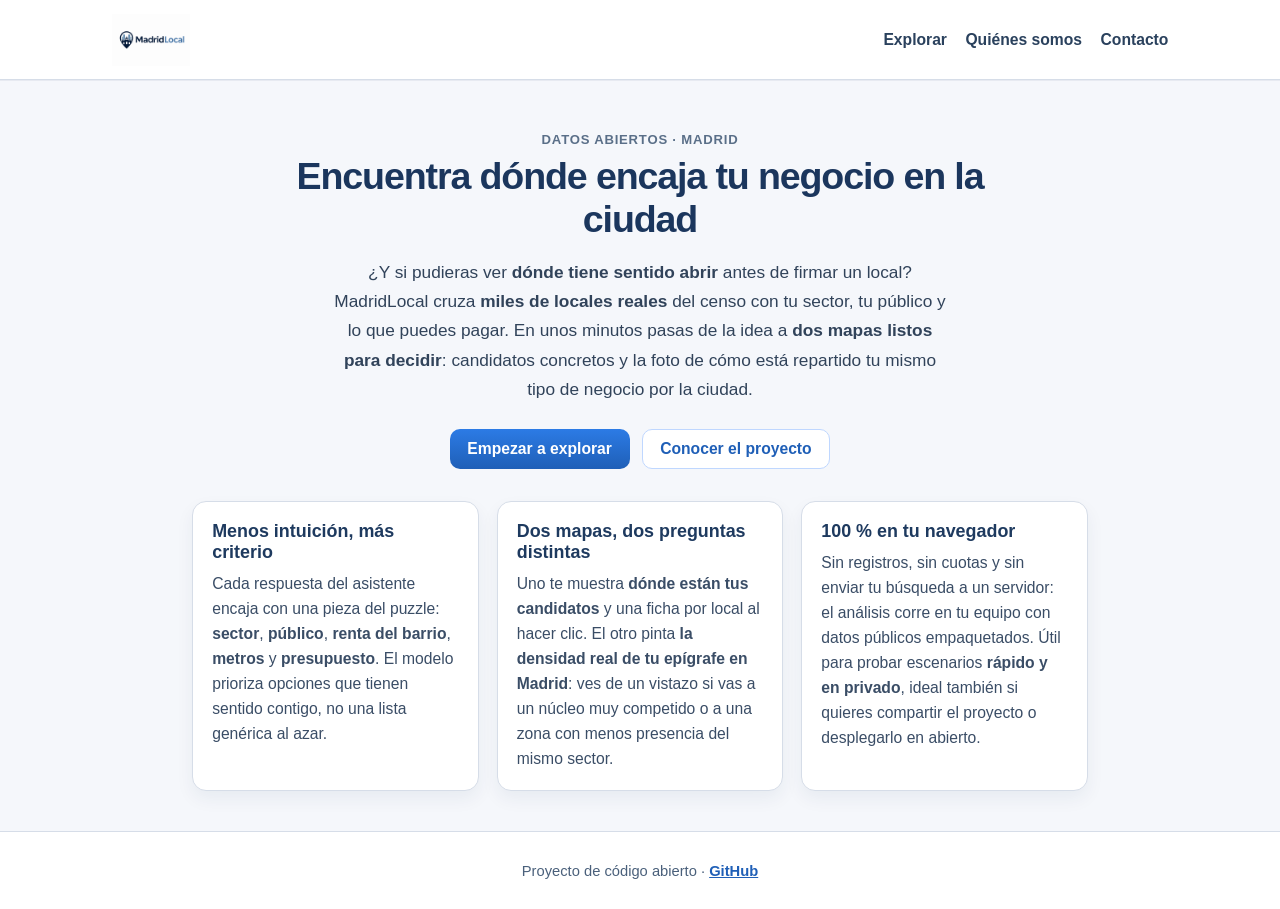
<file: docs/index.html>
<!doctype html>
<html lang="es">
  <head>
    <meta charset="utf-8" />
    <meta name="viewport" content="width=device-width,initial-scale=1" />
    <title>Madrid económico · Inteligencia comercial</title>
    <link rel="stylesheet" href="./static/app.css" />
  </head>
  <body class="site-layout page-landing">
    <header class="site-header">
      <nav class="site-nav" aria-label="Principal">
        <a class="site-brand" href="./index.html" aria-label="MadridLocal, inicio">
          <img src="./static/madridlocal.png" alt="" class="site-brand-logo" decoding="async" />
        </a>
        <div class="site-nav-links">
          <a href="./explorar.html">Explorar</a>
          <a href="./nosotros.html">Quiénes somos</a>
          <a href="./contacto.html">Contacto</a>
        </div>
      </nav>
    </header>

    <main class="site-main">
      <section class="hero">
        <p class="hero-kicker">Datos abiertos · Madrid</p>
        <h1 class="hero-title">Encuentra dónde encaja tu negocio en la ciudad</h1>
        <p class="hero-lead">
          ¿Y si pudieras ver <strong>dónde tiene sentido abrir</strong> antes de firmar un local? MadridLocal cruza
          <strong>miles de locales reales</strong> del censo con tu sector, tu público y lo que puedes pagar. En unos
          minutos pasas de la idea a <strong>dos mapas listos para decidir</strong>: candidatos concretos y la foto de
          cómo está repartido tu mismo tipo de negocio por la ciudad.
        </p>
        <div class="hero-actions">
          <a class="btn btn-primary" href="./explorar.html">Empezar a explorar</a>
          <a class="btn btn-ghost" href="./nosotros.html">Conocer el proyecto</a>
        </div>
      </section>

      <section class="feature-grid" aria-label="Qué ofrece la herramienta">
        <article class="feature-card">
          <h2>Menos intuición, más criterio</h2>
          <p>
            Cada respuesta del asistente encaja con una pieza del puzzle: <strong>sector</strong>,
            <strong>público</strong>, <strong>renta del barrio</strong>, <strong>metros</strong> y
            <strong>presupuesto</strong>. El modelo prioriza opciones que tienen sentido contigo, no una lista genérica
            al azar.
          </p>
        </article>
        <article class="feature-card">
          <h2>Dos mapas, dos preguntas distintas</h2>
          <p>
            Uno te muestra <strong>dónde están tus candidatos</strong> y una ficha por local al hacer clic. El otro
            pinta <strong>la densidad real de tu epígrafe en Madrid</strong>: ves de un vistazo si vas a un núcleo muy
            competido o a una zona con menos presencia del mismo sector.
          </p>
        </article>
        <article class="feature-card">
          <h2>100&nbsp;% en tu navegador</h2>
          <p>
            Sin registros, sin cuotas y sin enviar tu búsqueda a un servidor: el análisis corre en tu equipo con datos
            públicos empaquetados. Útil para probar escenarios <strong>rápido y en privado</strong>, ideal también si
            quieres compartir el proyecto o desplegarlo en abierto.
          </p>
        </article>
      </section>
    </main>

    <footer class="site-footer">
      <p>
        Proyecto de código abierto ·
        <a href="https://github.com/DRO98/madrid-inteligencia-comercial" rel="noopener noreferrer">GitHub</a>
      </p>
    </footer>
  </body>
</html>
</file>
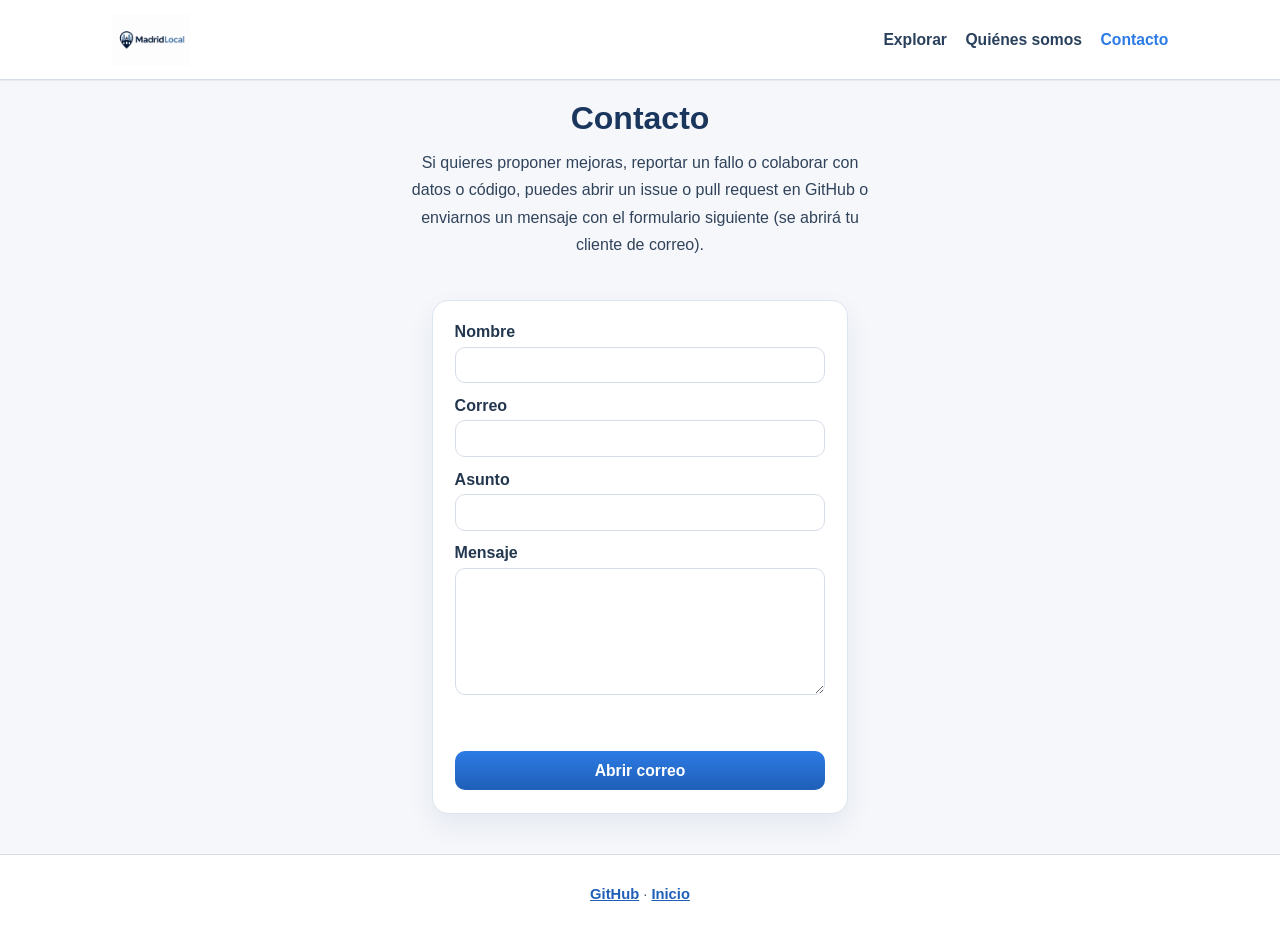
<file: docs/contacto.html>
<!doctype html>
<html lang="es">
  <head>
    <meta charset="utf-8" />
    <meta name="viewport" content="width=device-width,initial-scale=1" />
    <title>Contacto · Madrid económico</title>
    <link rel="stylesheet" href="./static/app.css" />
  </head>
  <body class="site-layout page-static page-contact">
    <header class="site-header">
      <nav class="site-nav" aria-label="Principal">
        <a class="site-brand" href="./index.html" aria-label="MadridLocal, inicio">
          <img src="./static/madridlocal.png" alt="" class="site-brand-logo" decoding="async" />
        </a>
        <div class="site-nav-links">
          <a href="./explorar.html">Explorar</a>
          <a href="./nosotros.html">Quiénes somos</a>
          <a href="./contacto.html" aria-current="page">Contacto</a>
        </div>
      </nav>
    </header>

    <main class="site-main prose">
      <h1>Contacto</h1>
      <p class="contact-intro">
        Si quieres proponer mejoras, reportar un fallo o colaborar con datos o código, puedes abrir un issue o pull
        request en GitHub o enviarnos un mensaje con el formulario siguiente (se abrirá tu cliente de correo).
      </p>

      <form class="contact-form" id="contact-form" novalidate>
        <label for="c-name">Nombre</label>
        <input id="c-name" name="name" type="text" autocomplete="name" required />

        <label for="c-email">Correo</label>
        <input id="c-email" name="email" type="email" autocomplete="email" required />

        <label for="c-subject">Asunto</label>
        <input id="c-subject" name="subject" type="text" required />

        <label for="c-body">Mensaje</label>
        <textarea id="c-body" name="body" rows="6" required></textarea>

        <p id="contact-err" class="error" role="alert"></p>

        <button type="submit" class="btn btn-primary">Abrir correo</button>
      </form>
    </main>

    <footer class="site-footer">
      <p>
        <a href="https://github.com/DRO98/madrid-inteligencia-comercial" rel="noopener noreferrer">GitHub</a>
        · <a href="./index.html">Inicio</a>
      </p>
    </footer>

    <script>
      (function () {
        var form = document.getElementById('contact-form');
        var err = document.getElementById('contact-err');
        var mailto = 'hola@madrid-economico.local';
        form.addEventListener('submit', function (e) {
          e.preventDefault();
          err.textContent = '';
          var name = document.getElementById('c-name').value.trim();
          var email = document.getElementById('c-email').value.trim();
          var subject = document.getElementById('c-subject').value.trim();
          var body = document.getElementById('c-body').value.trim();
          if (!name || !email || !subject || !body) {
            err.textContent = 'Rellena todos los campos.';
            return;
          }
          var q =
            'subject=' +
            encodeURIComponent(subject) +
            '&body=' +
            encodeURIComponent(
              body + '\n\n— ' + name + ' <' + email + '>'
            );
          window.location.href = 'mailto:' + mailto + '?' + q;
        });
      })();
    </script>
  </body>
</html>
</file>
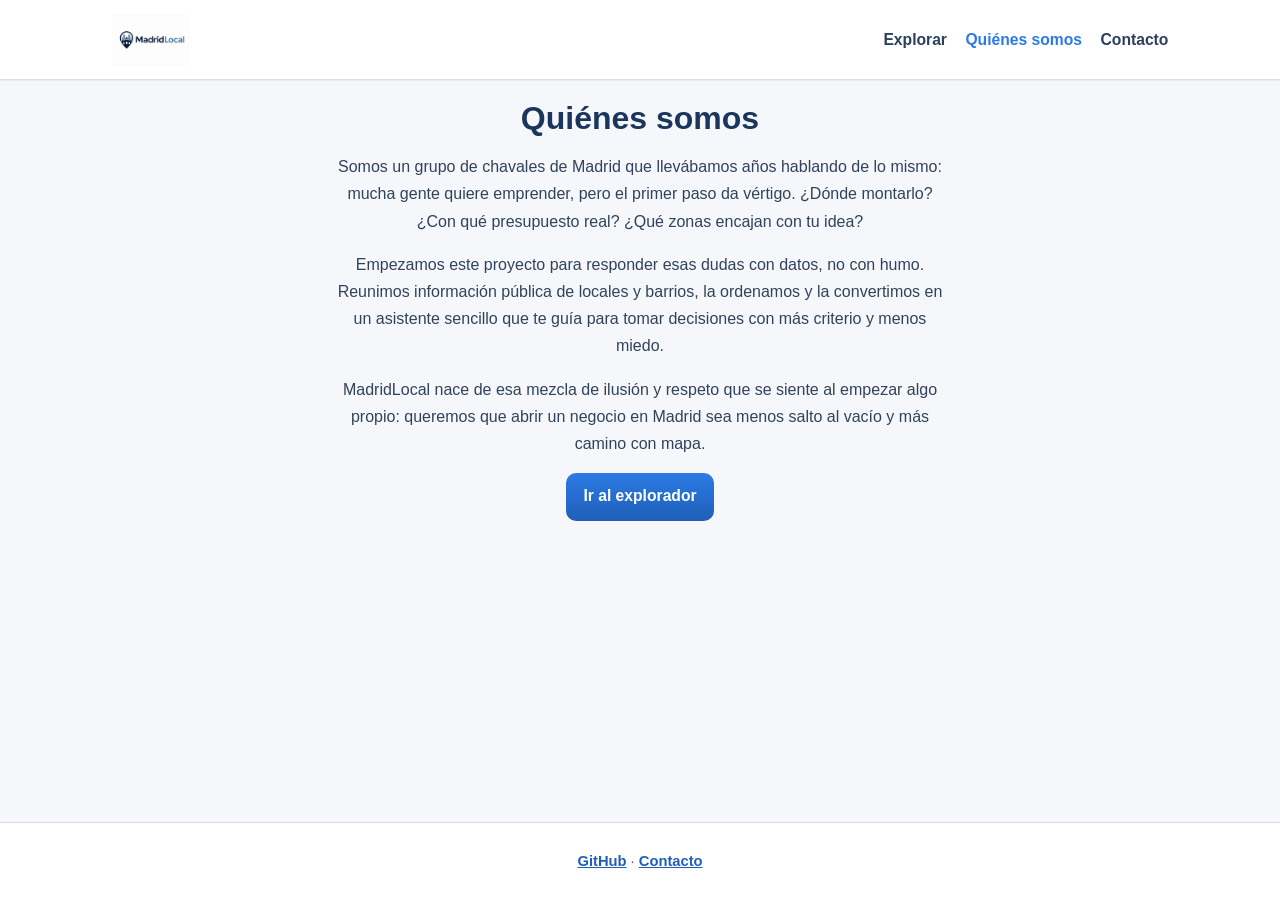
<file: docs/nosotros.html>
<!doctype html>
<html lang="es">
  <head>
    <meta charset="utf-8" />
    <meta name="viewport" content="width=device-width,initial-scale=1" />
    <title>Quiénes somos · Madrid económico</title>
    <link rel="stylesheet" href="./static/app.css" />
  </head>
  <body class="site-layout page-static">
    <header class="site-header">
      <nav class="site-nav" aria-label="Principal">
        <a class="site-brand" href="./index.html" aria-label="MadridLocal, inicio">
          <img src="./static/madridlocal.png" alt="" class="site-brand-logo" decoding="async" />
        </a>
        <div class="site-nav-links">
          <a href="./explorar.html">Explorar</a>
          <a href="./nosotros.html" aria-current="page">Quiénes somos</a>
          <a href="./contacto.html">Contacto</a>
        </div>
      </nav>
    </header>

    <main class="site-main prose">
      <h1>Quiénes somos</h1>
      <p>
        Somos un grupo de chavales de Madrid que llevábamos años hablando de lo mismo: mucha gente quiere emprender,
        pero el primer paso da vértigo. ¿Dónde montarlo? ¿Con qué presupuesto real? ¿Qué zonas encajan con tu idea?
      </p>
      <p>
        Empezamos este proyecto para responder esas dudas con datos, no con humo. Reunimos información pública de
        locales y barrios, la ordenamos y la convertimos en un asistente sencillo que te guía para tomar decisiones
        con más criterio y menos miedo.
      </p>
      <p>
        MadridLocal nace de esa mezcla de ilusión y respeto que se siente al empezar algo propio: queremos que abrir un
        negocio en Madrid sea menos salto al vacío y más camino con mapa.
      </p>
      <p>
        <a class="btn btn-primary" href="./explorar.html">Ir al explorador</a>
      </p>
    </main>

    <footer class="site-footer">
      <p>
        <a href="https://github.com/DRO98/madrid-inteligencia-comercial" rel="noopener noreferrer">GitHub</a>
        · <a href="./contacto.html">Contacto</a>
      </p>
    </footer>
  </body>
</html>
</file>
<file: docs/static/app.css>
*,
*::before,
*::after {
  box-sizing: border-box;
}

body {
  margin: 0;
  font-family: "Inter", "Segoe UI", Roboto, Arial, sans-serif;
  background: #f5f7fb;
  color: #1f2937;
  min-height: 100vh;
}

body.site-layout {
  display: flex;
  flex-direction: column;
}

.topbar {
  padding: 1rem 1.4rem;
  background: linear-gradient(135deg, #ffffff 0%, #edf3fb 100%);
  border-bottom: 1px solid #d6dde8;
}

.topbar h1 {
  margin: 0 0 0.25rem;
  font-size: 2rem;
  font-weight: 760;
  letter-spacing: -0.02em;
  color: #1b365d;
}

.subtitle {
  margin: 0;
  opacity: 0.92;
  font-size: 1.02rem;
  color: #3a4d66;
}

.sidebar {
  padding: 1rem 1.15rem 1.8rem;
  border-right: 1px solid #d6dde8;
  overflow-y: auto;
  background: #f9fbff;
  font-size: 1rem;
}

.sidebar h2 {
  margin-top: 0;
  margin-bottom: 0.8rem;
  font-size: 1.22rem;
  color: #1b365d;
}

.sidebar label {
  display: block;
  margin-top: 0.8rem;
  margin-bottom: 0.38rem;
  font-weight: 620;
  color: #23384f;
}

.sidebar fieldset.pub-multi {
  margin-top: 0.8rem;
  padding: 0.6rem 0.72rem 0.74rem;
  border: 1px solid #d6dde8;
  border-radius: 10px;
  background: #ffffff;
}

.sidebar fieldset.pub-multi legend {
  padding: 0 0.36rem;
  font-weight: 620;
  font-size: 0.95rem;
  color: #2a415d;
}

.sidebar .chk-row {
  display: flex;
  align-items: center;
  gap: 0.46rem;
  margin-top: 0.35rem;
  margin-bottom: 0;
  font-weight: 520;
  color: #2f455f;
}

.sidebar .chk-row:first-of-type {
  margin-top: 0.24rem;
}

.sidebar input[type="checkbox"] {
  accent-color: #2c7be5;
  width: auto;
}

.sidebar select,
.sidebar input[type="number"] {
  width: 100%;
  padding: 0.52rem 0.62rem;
  border-radius: 10px;
  border: 1px solid #d6dde8;
  background: #ffffff;
  color: #1f2937;
  font-size: 0.98rem;
}

.sidebar select:focus,
.sidebar input[type="number"]:focus {
  outline: 2px solid #bfd7ff;
  border-color: #7fb0f3;
}

.primary {
  width: 100%;
  margin-top: 1.25rem;
  padding: 0.7rem 0.85rem;
  border: none;
  border-radius: 10px;
  background: linear-gradient(#2c7be5, #1f5fb7);
  color: #fff;
  font-weight: 730;
  font-size: 1rem;
  cursor: pointer;
  transition: transform 0.15s ease, filter 0.15s ease;
}

.primary:hover {
  filter: brightness(1.06);
  transform: translateY(-1px);
}

.status {
  margin-top: 1rem;
  opacity: 0.92;
  line-height: 1.5;
}

.error {
  color: #be123c;
  min-height: 1.2em;
}

.main {
  padding: 1rem 1.2rem 1.6rem;
  overflow: auto;
}

.maps-stack {
  display: flex;
  flex-direction: column;
  gap: 1.6rem;
  margin-top: 1rem;
}

.map-block h3.map-fancy-title {
  margin: 0 0 0.5rem;
  font-size: 2rem;
  font-weight: 760;
  letter-spacing: -0.02em;
  color: #1e3a5f;
}

.map-human-desc {
  margin: 0 0 0.85rem;
  font-size: 1.05rem;
  line-height: 1.7;
  color: #31435a;
  max-width: 78ch;
}

.marker-buscar-emoji {
  background: transparent !important;
  border: none !important;
}

.marker-buscar-inner {
  font-size: 23px;
  line-height: 33px;
  width: 33px;
  height: 33px;
  text-align: center;
  filter: drop-shadow(0 2px 4px rgba(0, 0, 0, 0.42));
}

.reco-split {
  display: grid;
  grid-template-columns: minmax(280px, 360px) minmax(0, 1fr);
  gap: 1rem;
  align-items: stretch;
}

.local-detail-panel {
  border: 1px solid #d6dde8;
  border-radius: 14px;
  padding: 1rem 1.1rem;
  background: #ffffff;
  box-shadow: 0 10px 20px rgba(18, 46, 85, 0.08);
  max-height: min(500px, 56vh);
  overflow: auto;
  font-size: 1rem;
  line-height: 1.62;
}

.detail-placeholder {
  margin: 0;
  color: #4a607b;
}

.local-ficha-panel .local-ficha-inner {
  margin: 0;
}

.local-ficha-inner .ficha-titulo {
  margin: 0 0 0.7rem;
  font-size: 1rem;
  color: #122f4d;
}

.local-ficha-inner .ficha-line {
  margin: 0.52rem 0;
}

.local-ficha-inner .ficha-etiq {
  opacity: 0.78;
  font-size: 0.8rem;
  text-transform: uppercase;
  letter-spacing: 0.045em;
  color: #415a77;
}

.local-ficha-inner .ficha-sub {
  opacity: 0.82;
  font-size: 0.9rem;
  color: #415a77;
}

.leaflet-popup-content-wrapper.popup-mini-wrap {
  border-radius: 10px;
}

.popup-map-mini {
  font-size: 0.93rem;
  line-height: 1.5;
  max-width: 260px;
  padding: 2px 0;
}

.popup-map-mini .popup-map-mini-epi {
  opacity: 0.9;
  font-size: 0.82rem;
  margin-top: 4px;
  line-height: 1.36;
}

.popup-map-mini .popup-map-mini-hint {
  opacity: 0.76;
  font-size: 0.77rem;
  margin-top: 6px;
}

.map-box {
  height: min(500px, 58vh);
  width: 100%;
  border-radius: 12px;
  border: 1px solid #d6dde8;
  background: #ffffff;
}

.cap.muted {
  margin: 0.28rem 0 0.62rem;
  font-size: 0.98rem;
  opacity: 0.9;
  color: #3b4f69;
}

p.ok {
  color: #18794e;
}

p.warn {
  color: #9a6700;
}

@media (max-width: 960px) {
  .reco-split {
    grid-template-columns: 1fr;
  }

  .local-detail-panel {
    order: -1;
    max-height: none;
  }
}

/* ——— Sitio multipágina (landing, estáticas, explorar) ——— */

.site-main {
  flex: 1;
  width: 100%;
  max-width: 1100px;
  margin: 0 auto;
  padding: 1.25rem 1.35rem 2.5rem;
}

.site-header {
  position: sticky;
  top: 0;
  z-index: 2000;
  background: #fff;
  border-bottom: 1px solid #d6dde8;
  box-shadow: 0 1px 0 rgba(18, 46, 85, 0.06);
}

.site-nav {
  display: flex;
  align-items: center;
  justify-content: space-between;
  gap: 1rem;
  flex-wrap: wrap;
  max-width: 1100px;
  margin: 0 auto;
  padding: 0.85rem 1.35rem;
}

.site-brand {
  display: inline-flex;
  align-items: center;
  gap: 0.5rem;
  font-weight: 780;
  font-size: 1.12rem;
  color: #1b365d;
  text-decoration: none;
  letter-spacing: -0.02em;
}

.site-brand-logo {
  height: 52px;
  width: auto;
  max-width: min(300px, 78vw);
  display: block;
  object-fit: contain;
}

.site-brand:hover {
  color: #2c7be5;
}

.site-nav-links {
  display: flex;
  gap: 1.15rem;
  flex-wrap: wrap;
}

.site-nav-links a {
  color: #2a415d;
  text-decoration: none;
  font-weight: 600;
  font-size: 0.98rem;
}

.site-nav-links a:hover,
.site-nav-links a[aria-current="page"] {
  color: #2c7be5;
}

.site-footer {
  margin-top: auto;
  padding: 1rem 1.35rem;
  border-top: 1px solid #d6dde8;
  background: #fff;
  text-align: center;
  font-size: 0.92rem;
  color: #4a607b;
}

.site-footer a {
  color: #1f5fb7;
  font-weight: 600;
}

.hero {
  padding: 2rem 0 1.5rem;
}

.hero-kicker {
  margin: 0 0 0.5rem;
  font-size: 0.82rem;
  font-weight: 700;
  text-transform: uppercase;
  letter-spacing: 0.06em;
  color: #5a6f88;
}

.hero-title {
  margin: 0 0 1rem;
  font-size: clamp(1.75rem, 4vw, 2.35rem);
  font-weight: 780;
  letter-spacing: -0.03em;
  color: #1b365d;
  line-height: 1.15;
}

.hero-lead {
  margin: 0 0 1.5rem;
  font-size: 1.08rem;
  line-height: 1.7;
  color: #31435a;
  max-width: 65ch;
}

.hero-actions {
  display: flex;
  flex-wrap: wrap;
  gap: 0.75rem;
}

.feature-grid {
  display: grid;
  grid-template-columns: repeat(auto-fit, minmax(240px, 1fr));
  gap: 1.1rem;
  margin-top: 0.5rem;
}

.feature-card {
  background: #fff;
  border: 1px solid #d6dde8;
  border-radius: 14px;
  padding: 1.15rem 1.2rem;
  box-shadow: 0 8px 18px rgba(18, 46, 85, 0.06);
}

.feature-card h2 {
  margin: 0 0 0.5rem;
  font-size: 1.12rem;
  color: #1e3a5f;
}

.feature-card p {
  margin: 0;
  font-size: 0.98rem;
  line-height: 1.6;
  color: #3a4d66;
}

.btn {
  display: inline-flex;
  align-items: center;
  justify-content: center;
  padding: 0.65rem 1.1rem;
  border-radius: 10px;
  font-weight: 700;
  font-size: 0.98rem;
  text-decoration: none;
  border: none;
  cursor: pointer;
  transition: transform 0.15s ease, filter 0.15s ease;
}

.btn-primary,
a.btn-primary {
  background: linear-gradient(#2c7be5, #1f5fb7);
  color: #fff;
}

.btn-primary:hover,
a.btn-primary:hover {
  filter: brightness(1.06);
  transform: translateY(-1px);
  color: #fff;
}

.btn-ghost,
a.btn-ghost {
  background: #fff;
  color: #1f5fb7;
  border: 1px solid #bfd7ff;
}

.btn-ghost:hover,
a.btn-ghost:hover {
  background: #f0f6ff;
  color: #174a96;
}

.prose h1 {
  margin: 0 0 1rem;
  font-size: 2rem;
  color: #1b365d;
}

.prose p {
  margin: 0 0 1rem;
  line-height: 1.7;
  color: #31435a;
  max-width: 70ch;
}

.muted {
  opacity: 0.92;
}

.small {
  font-size: 0.9rem;
}

.contact-form {
  max-width: 520px;
  margin: 1.25rem 0;
}

.page-contact .site-main.prose {
  max-width: 34rem;
  margin-left: auto;
  margin-right: auto;
  text-align: left;
}

.page-contact .site-main.prose > h1 {
  text-align: center;
  margin-bottom: 0.75rem;
}

.page-contact .contact-intro {
  text-align: center;
  margin-left: auto;
  margin-right: auto;
  max-width: 52ch;
}

.page-contact .contact-form {
  margin: 1.65rem auto 0;
  max-width: 26rem;
  width: 100%;
  padding: 1.35rem 1.35rem 1.45rem;
  box-sizing: border-box;
  background: #fff;
  border: 1px solid #dce4ef;
  border-radius: 16px;
  box-shadow: 0 12px 28px rgba(18, 46, 85, 0.07);
  text-align: left;
}

.contact-form label {
  display: block;
  margin-top: 0.85rem;
  margin-bottom: 0.35rem;
  font-weight: 620;
  color: #23384f;
}

.page-contact .contact-form label:first-of-type {
  margin-top: 0;
}

.contact-form input,
.contact-form textarea {
  width: 100%;
  padding: 0.52rem 0.62rem;
  border-radius: 10px;
  border: 1px solid #d6dde8;
  background: #fff;
  font-size: 0.98rem;
  font-family: inherit;
}

.contact-form button[type="submit"] {
  margin-top: 1.1rem;
}

.page-contact .contact-form .btn-primary {
  width: 100%;
}

@media (max-width: 480px) {
  .page-contact .contact-form {
    padding: 1.1rem 1rem 1.2rem;
  }
}

.explorar-intro h1 {
  margin: 0 0 0.5rem;
  font-size: 1.85rem;
  color: #1b365d;
}

.explorar-lead {
  margin: 0 0 1.25rem;
  font-size: 1.03rem;
  line-height: 1.65;
  color: #3a4d66;
  max-width: 68ch;
}

.wizard-shell {
  position: relative;
  background: #fff;
  border: 1px solid #d6dde8;
  border-radius: 16px;
  padding: 1.25rem 1.35rem 1.5rem;
  box-shadow: 0 12px 28px rgba(18, 46, 85, 0.07);
  margin-bottom: 1.5rem;
}

.wizard-progress {
  height: 6px;
  background: #e8edf5;
  border-radius: 99px;
  overflow: hidden;
  margin-bottom: 0.65rem;
}

.wizard-progress-bar-fill {
  height: 100%;
  width: 16.66%;
  background: linear-gradient(90deg, #2c7be5, #1f5fb7);
  border-radius: 99px;
  transition: width 0.28s ease;
}

.wizard-step-label {
  margin: 0 0 1rem;
  font-size: 0.88rem;
  font-weight: 700;
  color: #5a6f88;
  text-transform: uppercase;
  letter-spacing: 0.04em;
}

.wizard-step-title {
  margin: 0 0 0.35rem;
  font-size: 1.28rem;
  color: #1e3a5f;
}

.wizard-hint {
  margin: 0 0 1rem;
  font-size: 0.98rem;
  color: #4a607b;
  line-height: 1.55;
}

.wizard-step[data-step="1"] > .wizard-hint {
  margin-bottom: 1.45rem;
}

.wizard-shell label:not(.chk-row) {
  display: block;
  margin-top: 0.5rem;
  margin-bottom: 0.38rem;
  font-weight: 620;
  color: #23384f;
}

.wizard-field-group {
  width: 100%;
  max-width: min(94vw, 38rem);
  margin-left: auto;
  margin-right: auto;
}

.wizard-field-group label:not(.chk-row) {
  margin-top: 0;
  margin-bottom: 0.72rem;
  letter-spacing: 0.01em;
}

.wizard-field-group--after-sector {
  margin-top: 1.85rem;
}

.wizard-field-group .wizard-select {
  width: 100%;
  max-width: none;
}

.wizard-shell select,
.wizard-shell input[type="number"],
.wizard-shell input[type="text"] {
  width: 100%;
  max-width: min(94vw, 38rem);
  padding: 0.52rem 0.62rem;
  border-radius: 10px;
  border: 1px solid #d6dde8;
  background: #fff;
  color: #1f2937;
  font-size: 0.98rem;
}

.wizard-shell input[type="number"] {
  text-align: center;
}

.wizard-shell select.wizard-select {
  display: block;
  width: 100%;
  max-width: min(94vw, 38rem);
  min-width: 0;
  min-height: 2.65rem;
  padding: 0.55rem 2.5rem;
  border-radius: 12px;
  border: 1px solid #c9d4e6;
  background-color: #fbfcfe;
  background-image: url("data:image/svg+xml,%3Csvg xmlns='http://www.w3.org/2000/svg' width='14' height='14' viewBox='0 0 24 24' fill='none' stroke='%232a415d' stroke-width='2.2' stroke-linecap='round' stroke-linejoin='round'%3E%3Cpath d='M6 9l6 6 6-6'/%3E%3C/svg%3E");
  background-repeat: no-repeat;
  background-position: right 0.72rem center;
  box-shadow: inset 0 1px 0 rgba(255, 255, 255, 0.85);
  appearance: none;
  cursor: pointer;
  transition: border-color 0.15s ease, box-shadow 0.15s ease;
  white-space: nowrap;
  overflow: hidden;
  text-overflow: ellipsis;
  text-align: center;
  text-align-last: center;
}

.wizard-shell select.wizard-select option {
  text-align: center;
}

.wizard-shell select.wizard-select:hover {
  border-color: #9eb8e0;
}

.wizard-shell select:focus,
.wizard-shell input[type="number"]:focus,
.wizard-shell input[type="text"]:focus {
  outline: 2px solid #bfd7ff;
  border-color: #7fb0f3;
}

.wizard-shell select.wizard-select:focus {
  outline: 2px solid #bfd7ff;
  outline-offset: 1px;
  border-color: #5b9ae8;
  box-shadow: 0 0 0 3px rgba(44, 123, 229, 0.18);
}

.hidden-native-select {
  position: absolute;
  width: 1px;
  height: 1px;
  opacity: 0;
  pointer-events: none;
}

.wizard-shell fieldset.pub-multi {
  margin: 0;
  padding: 0.6rem 0.72rem 0.74rem;
  border: 1px solid #d6dde8;
  border-radius: 10px;
  background: #f9fbff;
  max-width: min(94vw, 38rem);
}

.wizard-shell fieldset.pub-multi legend {
  padding: 0 0.36rem;
  font-weight: 620;
  font-size: 0.95rem;
  color: #2a415d;
}

.wizard-shell .chk-row {
  display: flex;
  align-items: center;
  gap: 0.46rem;
  margin-top: 0.35rem;
  font-weight: 520;
  color: #2f455f;
}

.wizard-shell .chk-row:first-of-type {
  margin-top: 0.2rem;
}

.wizard-shell input[type="checkbox"] {
  accent-color: #2c7be5;
}

.wizard-summary {
  background: #f5f7fb;
  border-radius: 12px;
  padding: 1rem 1.1rem;
  border: 1px solid #e2e8f0;
}

.wizard-summary-list {
  margin: 0;
  padding: 0;
  list-style: none;
}

.wizard-summary-list li {
  margin: 0.5rem 0;
  line-height: 1.5;
  color: #1f2937;
}

.wizard-summary-list li span {
  display: block;
  font-size: 0.78rem;
  font-weight: 700;
  text-transform: uppercase;
  letter-spacing: 0.04em;
  color: #5a6f88;
  margin-bottom: 0.15rem;
}

.wizard-actions {
  display: flex;
  flex-wrap: wrap;
  gap: 0.65rem;
  margin-top: 1.35rem;
  align-items: center;
}

.wizard-status {
  margin-top: 1rem;
  margin-bottom: 0;
}

.btn-run-hidden {
  position: absolute;
  width: 1px;
  height: 1px;
  padding: 0;
  margin: -1px;
  overflow: hidden;
  clip: rect(0, 0, 0, 0);
  white-space: nowrap;
  border: 0;
}

.results-cards {
  margin-bottom: 1rem;
}

.maps-results.maps-results--hidden {
  display: none;
}

/* --- Contenido centrado por vista --- */

.page-landing .site-main {
  display: flex;
  flex-direction: column;
  align-items: center;
}

.page-landing .hero {
  text-align: center;
  max-width: 48rem;
  width: 100%;
}

.page-landing .hero-lead {
  margin-left: auto;
  margin-right: auto;
}

.page-landing .hero-actions {
  justify-content: center;
}

.page-landing .feature-grid {
  width: 100%;
  max-width: 56rem;
}

.page-static:not(.page-contact) .site-main.prose {
  max-width: 42rem;
  margin-left: auto;
  margin-right: auto;
  text-align: center;
}

.page-static:not(.page-contact) .site-main.prose p {
  margin-left: auto;
  margin-right: auto;
}

.page-contact .site-main.prose {
  display: flex;
  flex-direction: column;
  align-items: center;
}

.page-explorar .explorar-main {
  display: flex;
  flex-direction: column;
  align-items: center;
  width: 100%;
  max-width: 56rem;
  margin-left: auto;
  margin-right: auto;
}

.page-explorar .explorar-intro {
  text-align: center;
  width: 100%;
}

.page-explorar .explorar-lead {
  margin-left: auto;
  margin-right: auto;
}

.page-explorar .wizard-shell {
  width: 100%;
  max-width: min(96vw, 42rem);
  margin-left: auto;
  margin-right: auto;
}

.page-explorar .wizard-step-label {
  text-align: center;
}

.page-explorar .wizard-step-title,
.page-explorar .wizard-hint {
  text-align: center;
}

.page-explorar .wizard-shell label:not(.chk-row) {
  text-align: center;
}

.page-explorar .wizard-shell select.wizard-select,
.page-explorar .wizard-shell input[type="number"] {
  margin-left: auto;
  margin-right: auto;
}

.page-explorar .wizard-shell fieldset.pub-multi {
  margin-left: auto;
  margin-right: auto;
}

.page-explorar .wizard-actions {
  justify-content: center;
}

.page-explorar .wizard-status,
.page-explorar #err-msg {
  text-align: center;
}

.page-explorar .wizard-summary {
  text-align: center;
}

.page-explorar .results-cards {
  width: 100%;
  text-align: center;
  min-height: 0;
}

.page-explorar #maps-results {
  width: 100%;
  max-width: 72rem;
  margin-left: auto;
  margin-right: auto;
}

.page-explorar .map-block .map-fancy-title {
  text-align: center;
}

.page-explorar .map-human-desc {
  text-align: center;
  margin-left: auto;
  margin-right: auto;
}

.page-explorar .cap.muted {
  text-align: center;
}

.page-explorar .maps-stack {
  margin-top: 0.5rem;
}
</file>
